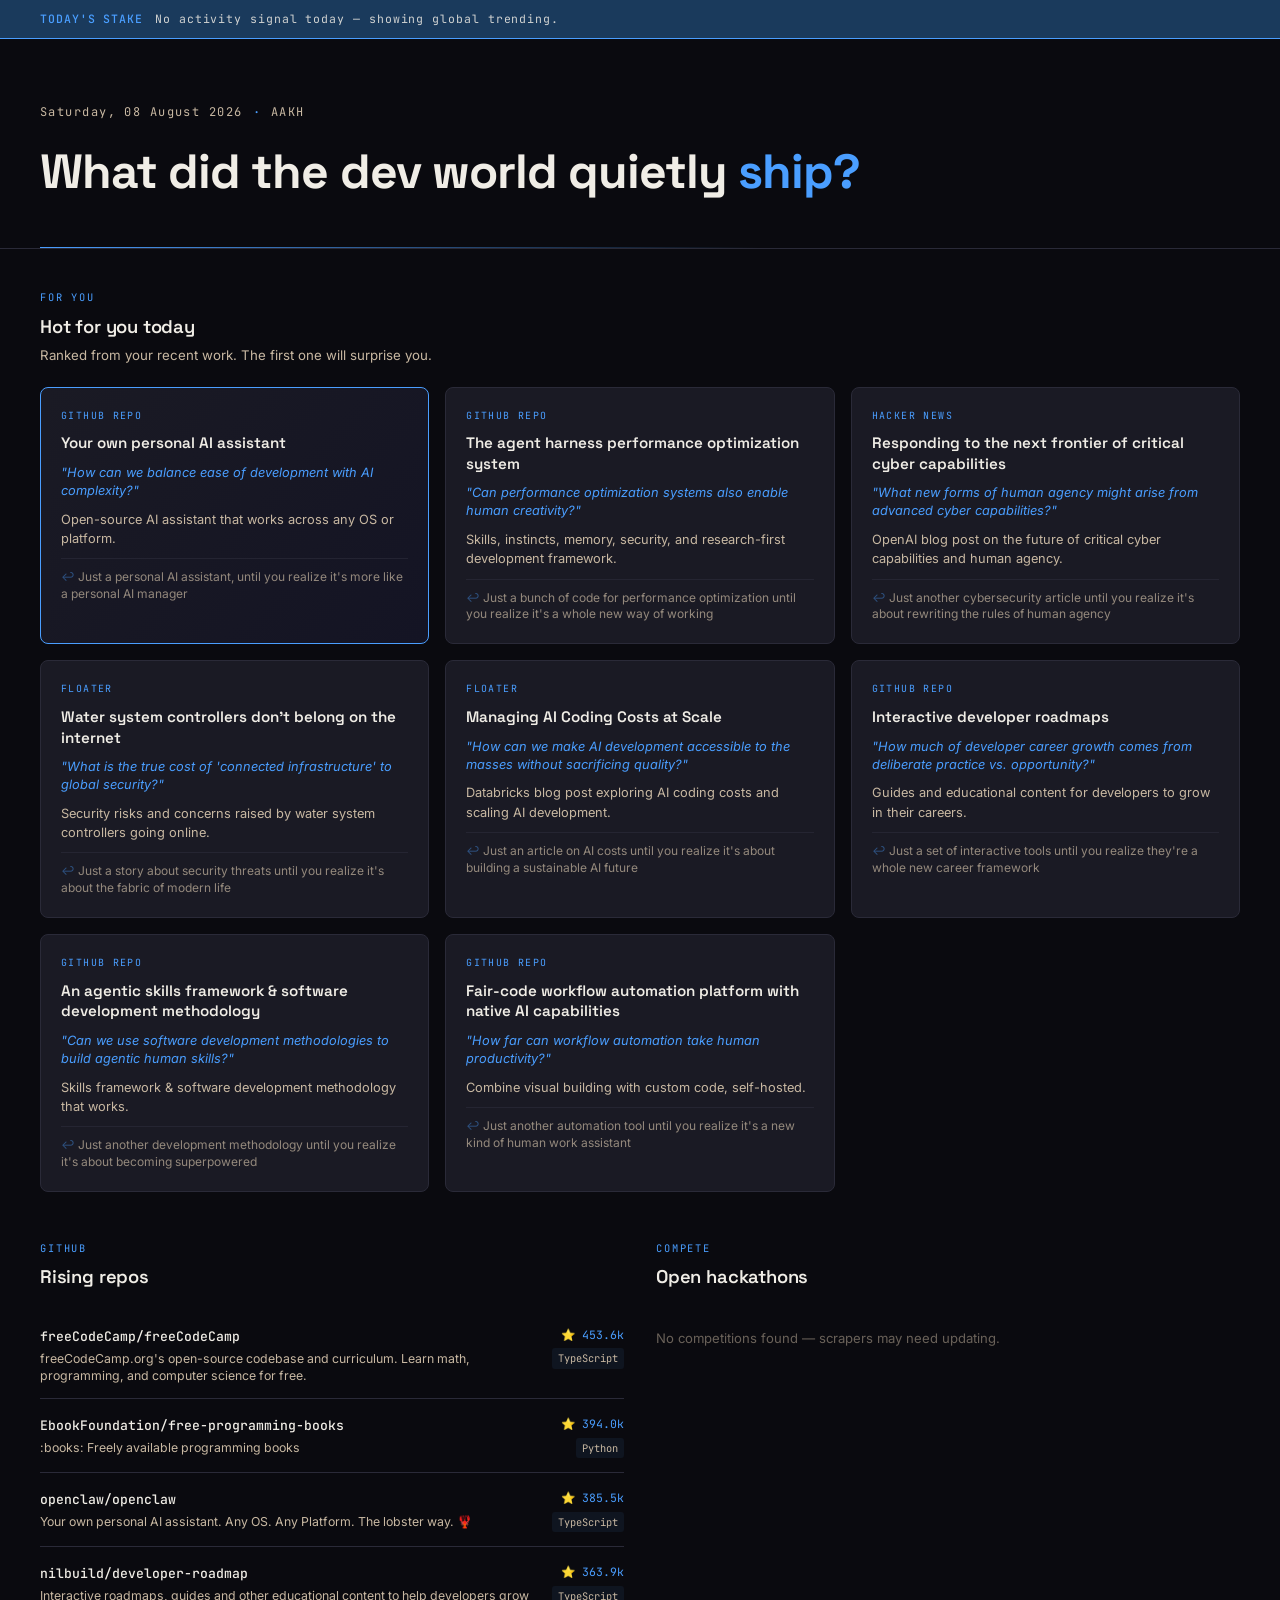
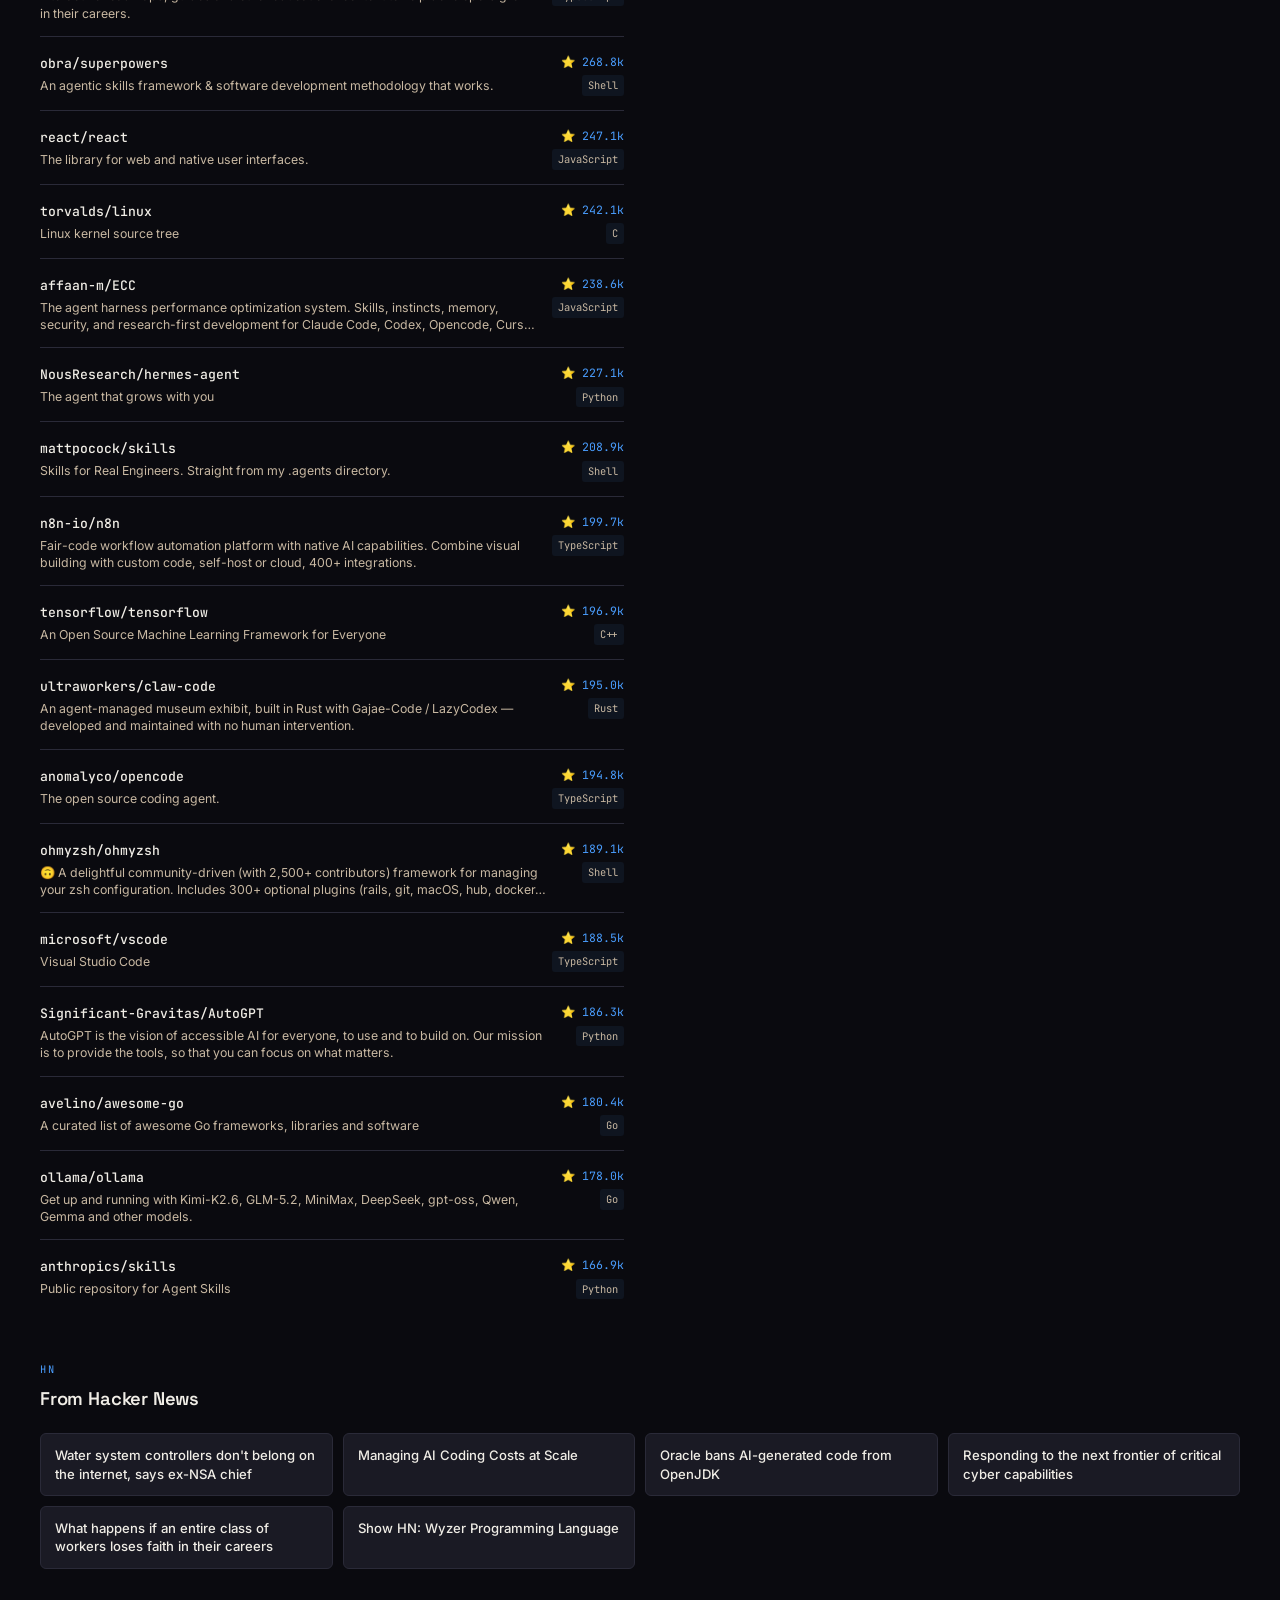
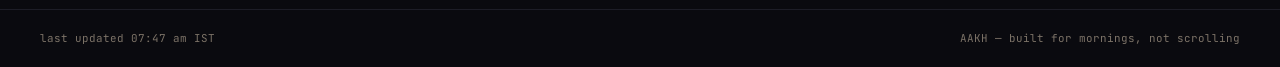
<file: dashboard/index.html>
<!DOCTYPE html>
<html lang="en">
<head>
  <meta charset="UTF-8" />
  <meta name="viewport" content="width=device-width, initial-scale=1.0" />
  <title>Aakh</title>
  <link rel="preconnect" href="https://fonts.googleapis.com" />
  <link rel="preconnect" href="https://fonts.gstatic.com" crossorigin />
  <link href="https://fonts.googleapis.com/css2?family=Space+Grotesk:wght@400;500;600;700&family=Inter:wght@400;500&family=JetBrains+Mono:wght@400;500&display=swap" rel="stylesheet" />
  <link rel="stylesheet" href="style.css" />
</head>
<body>

  <!-- STAKES BAR: one line, top of page, anchors you immediately -->
  <div id="stakes-bar" class="stakes-bar">
    <span class="stakes-label">TODAY'S STAKE</span>
    <span id="stake-text" class="stake-text">Loading...</span>
  </div>

  <!-- BIG QUESTION: the hero, full width, the frame for the whole morning -->
  <header class="hero">
    <div class="hero-inner">
      <p class="hero-eyebrow">
        <span id="date-label">—</span>
        <span class="dot">·</span>
        AAKH
      </p>
      <h1 id="big-question" class="big-question">—</h1>
    </div>
  </header>

  <main class="main-grid">

    <!-- HOT TOPICS: the head-fake section -->
    <section class="section section--hot" id="hot-section">
      <div class="section-header">
        <span class="section-tag">FOR YOU</span>
        <h2 class="section-title">Hot for you today</h2>
        <p class="section-sub">Ranked from your recent work. The first one will surprise you.</p>
      </div>
      <div id="hot-topics-list" class="hot-list"></div>
    </section>

    <!-- TWO COLUMN: repos and competitions -->
    <div class="twin-cols">

      <section class="section section--repos" id="repos-section">
        <div class="section-header">
          <span class="section-tag">GITHUB</span>
          <h2 class="section-title">Rising repos</h2>
        </div>
        <div id="repos-list" class="repos-list"></div>
      </section>

      <section class="section section--comps" id="comps-section">
        <div class="section-header">
          <span class="section-tag">COMPETE</span>
          <h2 class="section-title">Open hackathons</h2>
        </div>
        <div id="comps-list" class="comps-list"></div>
      </section>

    </div>

    <!-- HN OVERFLOW: quieter, below the fold -->
    <section class="section section--hn" id="hn-section">
      <div class="section-header">
        <span class="section-tag">HN</span>
        <h2 class="section-title">From Hacker News</h2>
      </div>
      <div id="hn-list" class="hn-list"></div>
    </section>

  </main>

  <footer class="footer">
    <span id="generated-at" class="footer-time"></span>
    <span class="footer-name">AAKH — built for mornings, not scrolling</span>
  </footer>

  <script src="app.js"></script>
</body>
</html>
</file>
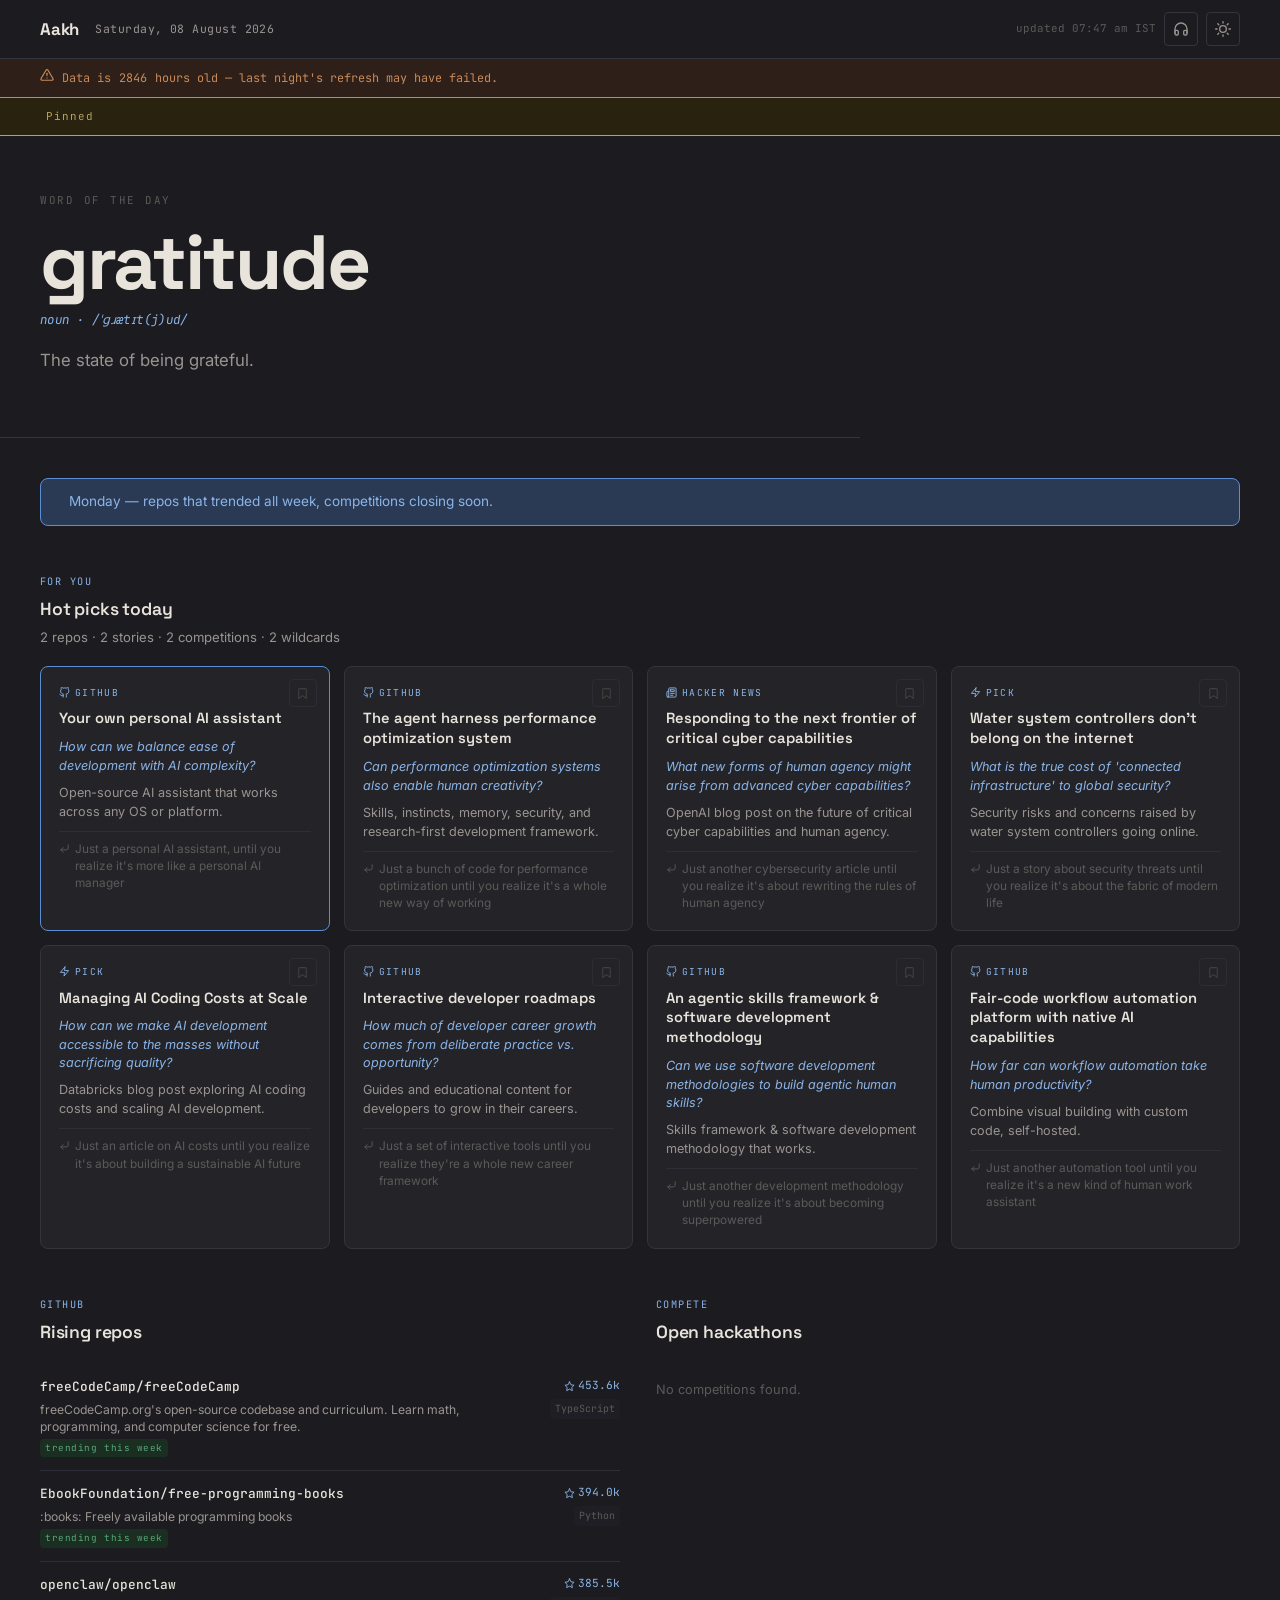
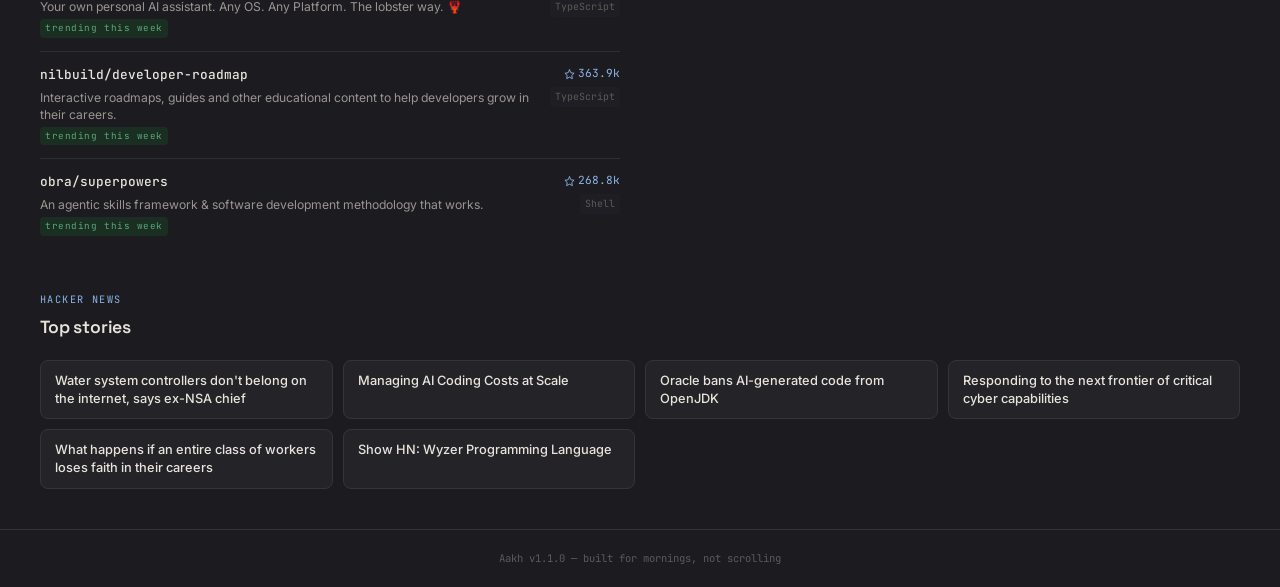
<file: docs/index.html>
<!DOCTYPE html>
<html lang="en" data-theme="dark">
<head>
  <meta charset="UTF-8" />
  <meta name="viewport" content="width=device-width, initial-scale=1.0" />
  <title>Aakh</title>
  <link rel="preconnect" href="https://fonts.googleapis.com" />
  <link rel="preconnect" href="https://fonts.gstatic.com" crossorigin />
  <link href="https://fonts.googleapis.com/css2?family=Space+Grotesk:wght@400;500;600;700&family=Inter:wght@400;500&family=JetBrains+Mono:wght@400;500&display=swap" rel="stylesheet" />
  <link rel="stylesheet" href="style.css" />
</head>
<body>

  <!-- TOP BAR -->
  <div class="top-bar">
    <div class="top-bar-left">
      <span class="top-bar-logo">Aakh</span>
      <span id="date-label" class="top-bar-date"></span>
    </div>
    <div class="top-bar-right">
      <span id="generated-at" class="top-bar-time"></span>
      <button id="audio-trigger" class="icon-btn" hidden title="Listen to briefing"></button>
      <button id="theme-toggle" class="icon-btn" title="Toggle theme"></button>
    </div>
  </div>

  <!-- HEALTH BANNER — only shows when data > 24h old -->
  <div id="health-banner" class="health-banner" hidden>
    <span id="health-icon"></span>
    Data is <span id="stale-hours"></span> hours old — last night's refresh may have failed.
  </div>

  <!-- PINNED ROW — hidden until user pins something -->
  <div id="pinned-section" class="pinned-section" hidden>
    <span class="pinned-label">
      <span id="pin-label-icon"></span>
      Pinned
    </span>
    <div id="pinned-list" class="pinned-list"></div>
  </div>

  <!-- HERO: word of the day -->
  <header class="hero">
    <p class="wotd-label">Word of the day</p>
    <h1 id="wotd-word" class="wotd-word">—</h1>
    <p id="wotd-pos" class="wotd-pos"></p>
    <p id="wotd-def" class="wotd-def"></p>
    <p id="wotd-example" class="wotd-example" hidden></p>
  </header>

  <main class="main-grid">

    <!-- MONDAY BANNER -->
    <div id="monday-banner" class="monday-banner" hidden>
      <span id="monday-icon"></span>
      <span>Monday — repos that trended all week, competitions closing soon.</span>
    </div>

    <!-- HOT TOPICS -->
    <section class="section">
      <div class="section-header">
        <span class="section-tag">For you</span>
        <h2 class="section-title">Hot picks today</h2>
        <p class="section-sub">2 repos · 2 stories · 2 competitions · 2 wildcards</p>
      </div>
      <div id="hot-topics-list" class="hot-list"></div>
    </section>

    <!-- REPOS + COMPETITIONS -->
    <div class="twin-cols">
      <section class="section">
        <div class="section-header">
          <span class="section-tag">GitHub</span>
          <h2 class="section-title" id="repos-title">Rising repos</h2>
        </div>
        <div id="repos-list" class="scroll-list"></div>
      </section>

      <section class="section">
        <div class="section-header">
          <span class="section-tag">Compete</span>
          <h2 class="section-title">Open hackathons</h2>
        </div>
        <div id="comps-list" class="scroll-list"></div>
      </section>
    </div>

    <!-- HN -->
    <section class="section">
      <div class="section-header">
        <span class="section-tag">Hacker News</span>
        <h2 class="section-title">Top stories</h2>
      </div>
      <div id="hn-list" class="hn-list"></div>
    </section>

  </main>

  <footer class="footer">
    <span>Aakh v1.1.0 — built for mornings, not scrolling</span>
  </footer>

  <!-- AUDIO POPUP -->
  <div id="audio-overlay" class="audio-overlay" hidden></div>
  <div id="audio-popup" class="audio-popup" hidden>
    <div class="audio-popup-header">
      <span class="audio-popup-title">Morning Briefing</span>
      <button id="audio-close" class="icon-btn" title="Close"></button>
    </div>

    <p id="audio-np-text" class="audio-np-text">Aakh morning briefing</p>

    <div class="audio-progress-wrap">
      <input type="range" id="audio-seek" class="audio-seek" value="0" min="0" step="0.1" />
      <div class="audio-times">
        <span id="audio-current">0:00</span>
        <span id="audio-duration">—</span>
      </div>
    </div>

    <div class="audio-controls">
      <button id="audio-restart" class="icon-btn audio-ctrl" title="Restart"></button>
      <button id="audio-playpause" class="audio-play-btn" title="Play / Pause"></button>
      <button id="audio-skip" class="icon-btn audio-ctrl" title="Skip 15s"></button>
    </div>

    <div class="audio-row">
      <span class="audio-row-label">Speed</span>
      <div class="audio-speed-btns">
        <button class="speed-btn" data-speed="0.75">0.75x</button>
        <button class="speed-btn speed-active" data-speed="1">1x</button>
        <button class="speed-btn" data-speed="1.25">1.25x</button>
        <button class="speed-btn" data-speed="1.5">1.5x</button>
        <button class="speed-btn" data-speed="2">2x</button>
      </div>
    </div>

    <div class="audio-row">
      <span class="audio-row-label">Voice</span>
      <select id="voice-select" class="voice-select">
        <option value="morning_neerja.mp3">Neerja — Indian English</option>
        <option value="morning_prabhat.mp3">Prabhat — Indian English</option>
        <option value="morning_guy.mp3">Guy — US English</option>
        <option value="morning_ryan.mp3">Ryan — British English</option>
      </select>
    </div>

    <p class="audio-hint">Tap play, pocket your phone, ride.</p>
  </div>

  <script src="app.js"></script>
</body>
</html>
</file>
<file: dashboard/style.css>
/* =============================================
   AAKH — Morning Dashboard
   Palette: near-black · off-white · electric blue · muted sand
   Type: Space Grotesk (display) · Inter (body) · JetBrains Mono (data)
   ============================================= */

:root {
  --bg:        #0A0A0F;
  --surface:   #1A1A24;
  --border:    #2A2A38;
  --text:      #F0EDE6;
  --muted:     #C8B8A2;
  --accent:    #4A9EFF;
  --accent-dim:#1A3A5C;
  --tag-bg:    #0F1520;

  --font-display: 'Space Grotesk', sans-serif;
  --font-body:    'Inter', sans-serif;
  --font-mono:    'JetBrains Mono', monospace;
}

*, *::before, *::after { box-sizing: border-box; margin: 0; padding: 0; }

html { font-size: 16px; scroll-behavior: smooth; }

body {
  background: var(--bg);
  color: var(--text);
  font-family: var(--font-body);
  line-height: 1.6;
  min-height: 100vh;
}

/* ── STAKES BAR ──────────────────────────────── */
.stakes-bar {
  display: flex;
  align-items: center;
  gap: 12px;
  padding: 10px 40px;
  background: var(--accent-dim);
  border-bottom: 1px solid var(--accent);
  font-family: var(--font-mono);
  font-size: 0.72rem;
  letter-spacing: 0.08em;
  overflow: hidden;
}

.stakes-label {
  color: var(--accent);
  font-weight: 500;
  white-space: nowrap;
  flex-shrink: 0;
}

.stake-text {
  color: var(--text);
  opacity: 0.85;
  white-space: nowrap;
  overflow: hidden;
  text-overflow: ellipsis;
}

/* ── HERO ────────────────────────────────────── */
.hero {
  padding: 64px 40px 48px;
  border-bottom: 1px solid var(--border);
  position: relative;
}

.hero::after {
  content: '';
  position: absolute;
  bottom: 0;
  left: 40px;
  right: 40px;
  height: 1px;
  background: linear-gradient(90deg, var(--accent) 0%, transparent 60%);
}

.hero-inner {
  max-width: 900px;
}

.hero-eyebrow {
  font-family: var(--font-mono);
  font-size: 0.75rem;
  letter-spacing: 0.12em;
  color: var(--muted);
  margin-bottom: 20px;
  display: flex;
  align-items: center;
  gap: 10px;
}

.dot { color: var(--accent); }

.big-question {
  font-family: var(--font-display);
  font-size: clamp(1.8rem, 4vw, 3rem);
  font-weight: 700;
  line-height: 1.2;
  color: var(--text);
  letter-spacing: -0.02em;
}

/* accent the last word in big question using JS-applied span */
.big-question .accent-word {
  color: var(--accent);
}

/* ── MAIN GRID ───────────────────────────────── */
.main-grid {
  padding: 40px;
  display: flex;
  flex-direction: column;
  gap: 48px;
  max-width: 1400px;
  margin: 0 auto;
}

.twin-cols {
  display: grid;
  grid-template-columns: 1fr 1fr;
  gap: 32px;
}

/* ── SECTION HEADER ──────────────────────────── */
.section-header {
  margin-bottom: 20px;
}

.section-tag {
  font-family: var(--font-mono);
  font-size: 0.65rem;
  letter-spacing: 0.18em;
  color: var(--accent);
  display: block;
  margin-bottom: 6px;
}

.section-title {
  font-family: var(--font-display);
  font-size: 1.15rem;
  font-weight: 600;
  letter-spacing: -0.01em;
  color: var(--text);
}

.section-sub {
  margin-top: 4px;
  font-size: 0.83rem;
  color: var(--muted);
}

/* ── HOT TOPICS CARDS ────────────────────────── */
.hot-list {
  display: grid;
  grid-template-columns: repeat(auto-fill, minmax(300px, 1fr));
  gap: 16px;
}

.hot-card {
  background: var(--surface);
  border: 1px solid var(--border);
  border-radius: 8px;
  padding: 20px;
  display: flex;
  flex-direction: column;
  gap: 10px;
  transition: border-color 0.15s ease, transform 0.15s ease;
  cursor: pointer;
  text-decoration: none;
  color: inherit;
}

.hot-card:hover {
  border-color: var(--accent);
  transform: translateY(-2px);
}

.hot-card--first {
  border-color: var(--accent);
  background: linear-gradient(135deg, var(--surface) 0%, #141424 100%);
}

.hot-type {
  font-family: var(--font-mono);
  font-size: 0.62rem;
  letter-spacing: 0.14em;
  color: var(--accent);
}

.hot-title {
  font-family: var(--font-display);
  font-size: 0.95rem;
  font-weight: 600;
  color: var(--text);
  line-height: 1.35;
}

.hot-big-q {
  font-size: 0.8rem;
  color: var(--accent);
  font-style: italic;
  line-height: 1.4;
}

.hot-description {
  font-size: 0.8rem;
  color: var(--muted);
  line-height: 1.5;
}

.hot-headfake {
  font-size: 0.75rem;
  color: var(--muted);
  opacity: 0.7;
  border-top: 1px solid var(--border);
  padding-top: 10px;
  line-height: 1.4;
}

.hot-headfake::before {
  content: "↩ ";
  color: var(--accent);
  opacity: 0.6;
}

/* ── REPOS LIST ──────────────────────────────── */
.repos-list {
  display: flex;
  flex-direction: column;
  gap: 2px;
}

.repo-row {
  display: grid;
  grid-template-columns: 1fr auto;
  align-items: start;
  gap: 12px;
  padding: 14px 0;
  border-bottom: 1px solid var(--border);
  text-decoration: none;
  color: inherit;
  transition: background 0.1s;
}

.repo-row:last-child { border-bottom: none; }

.repo-row:hover .repo-name { color: var(--accent); }

.repo-name {
  font-family: var(--font-mono);
  font-size: 0.82rem;
  font-weight: 500;
  color: var(--text);
  transition: color 0.15s;
  word-break: break-all;
}

.repo-desc {
  font-size: 0.77rem;
  color: var(--muted);
  margin-top: 3px;
  line-height: 1.4;
  display: -webkit-box;
  -webkit-line-clamp: 2;
  -webkit-box-orient: vertical;
  overflow: hidden;
}

.repo-meta {
  display: flex;
  flex-direction: column;
  align-items: flex-end;
  gap: 4px;
  flex-shrink: 0;
}

.repo-stars {
  font-family: var(--font-mono);
  font-size: 0.72rem;
  color: var(--accent);
  white-space: nowrap;
}

.repo-lang {
  font-family: var(--font-mono);
  font-size: 0.65rem;
  color: var(--muted);
  background: var(--tag-bg);
  padding: 2px 6px;
  border-radius: 3px;
}

/* ── COMPETITIONS ────────────────────────────── */
.comps-list {
  display: flex;
  flex-direction: column;
  gap: 2px;
}

.comp-row {
  padding: 14px 0;
  border-bottom: 1px solid var(--border);
  text-decoration: none;
  color: inherit;
  display: block;
}

.comp-row:last-child { border-bottom: none; }

.comp-row:hover .comp-title { color: var(--accent); }

.comp-title {
  font-family: var(--font-display);
  font-size: 0.88rem;
  font-weight: 600;
  color: var(--text);
  transition: color 0.15s;
  margin-bottom: 4px;
}

.comp-meta {
  display: flex;
  gap: 12px;
  align-items: center;
  flex-wrap: wrap;
}

.comp-deadline {
  font-family: var(--font-mono);
  font-size: 0.72rem;
  color: var(--accent);
}

.comp-source {
  font-family: var(--font-mono);
  font-size: 0.65rem;
  color: var(--muted);
}

.comp-prize {
  font-family: var(--font-mono);
  font-size: 0.72rem;
  color: var(--muted);
}

/* ── HN STORIES ──────────────────────────────── */
.hn-list {
  display: grid;
  grid-template-columns: repeat(auto-fill, minmax(260px, 1fr));
  gap: 10px;
}

.hn-row {
  padding: 12px 14px;
  background: var(--surface);
  border: 1px solid var(--border);
  border-radius: 6px;
  text-decoration: none;
  color: inherit;
  display: block;
  transition: border-color 0.15s;
}

.hn-row:hover { border-color: var(--accent); }

.hn-title {
  font-size: 0.82rem;
  font-weight: 500;
  color: var(--text);
  line-height: 1.4;
  display: -webkit-box;
  -webkit-line-clamp: 2;
  -webkit-box-orient: vertical;
  overflow: hidden;
}

/* ── FOOTER ──────────────────────────────────── */
.footer {
  display: flex;
  justify-content: space-between;
  align-items: center;
  padding: 20px 40px;
  border-top: 1px solid var(--border);
  font-family: var(--font-mono);
  font-size: 0.68rem;
  color: var(--muted);
  opacity: 0.6;
}

/* ── EMPTY STATES ────────────────────────────── */
.empty {
  font-size: 0.82rem;
  color: var(--muted);
  opacity: 0.5;
  padding: 16px 0;
}

/* ── LOADING SHIMMER ─────────────────────────── */
.shimmer {
  background: linear-gradient(90deg, var(--surface) 0%, var(--border) 50%, var(--surface) 100%);
  background-size: 200% 100%;
  animation: shimmer 1.4s infinite;
  border-radius: 4px;
  height: 14px;
  width: 100%;
}

@keyframes shimmer {
  0%   { background-position: 200% 0; }
  100% { background-position: -200% 0; }
}

/* ── RESPONSIVE ──────────────────────────────── */
@media (max-width: 900px) {
  .stakes-bar { padding: 10px 20px; }
  .hero        { padding: 40px 20px 32px; }
  .main-grid   { padding: 24px 20px; gap: 36px; }
  .twin-cols   { grid-template-columns: 1fr; }
  .footer      { padding: 16px 20px; flex-direction: column; gap: 6px; text-align: center; }
}

@media (prefers-reduced-motion: reduce) {
  .hot-card, .repo-row:hover .repo-name, .comp-row:hover .comp-title { transition: none; }
  .shimmer { animation: none; }
}
</file>
<file: docs/style.css>
/* =============================================
   Aakh v1.1.0
   Dark: soft dark grey, warm off-white
   Light: soft warm grey, near-black text
   Single accent: steel blue
   No purple / violet anywhere
   ============================================= */

/* ── TOKENS ──────────────────────────────────── */
:root {
  --font-display: 'Space Grotesk', sans-serif;
  --font-body:    'Inter', sans-serif;
  --font-mono:    'JetBrains Mono', monospace;
  --radius:       8px;
  --radius-sm:    4px;
  --transition:   0.18s ease;
}

[data-theme="dark"] {
  --bg:           #1C1C20;
  --bg-raised:    #242428;
  --bg-subtle:    #2A2A30;
  --border:       #34343C;
  --border-soft:  #2E2E36;
  --text:         #E8E4DC;
  --text-muted:   #9A9490;
  --text-faint:   #5C5A58;
  --accent:       #5B8FD4;
  --accent-soft:  #2A3A54;
  --accent-text:  #8AB4E8;
  --warn:         #C8895A;
  --warn-soft:    #2E2018;
  --green:        #5BA87A;
  --green-soft:   #1A2E22;
  --tag-bg:       #1E1E24;
  --pin:          #B8A060;
  --pin-soft:     #28220E;
}

[data-theme="light"] {
  --bg:           #F2F0EC;
  --bg-raised:    #ECEAE4;
  --bg-subtle:    #E4E2DC;
  --border:       #D4D0C8;
  --border-soft:  #DEDAD2;
  --text:         #1E1C1A;
  --text-muted:   #5C5852;
  --text-faint:   #9A9690;
  --accent:       #3A6EB8;
  --accent-soft:  #D8E4F4;
  --accent-text:  #2A5898;
  --warn:         #9A5828;
  --warn-soft:    #F4E8DC;
  --green:        #2A7848;
  --green-soft:   #D8EEE2;
  --tag-bg:       #E8E4DC;
  --pin:          #8A6820;
  --pin-soft:     #F4ECD8;
}

/* ── RESET ───────────────────────────────────── */
*, *::before, *::after { box-sizing: border-box; margin: 0; padding: 0; }
html { font-size: 16px; scroll-behavior: smooth; }
body {
  background: var(--bg);
  color: var(--text);
  font-family: var(--font-body);
  line-height: 1.6;
  min-height: 100vh;
  transition: background var(--transition), color var(--transition);
}

a { color: inherit; text-decoration: none; }

/* Lucide icons inherit color */
[data-lucide] { display: inline-block; vertical-align: middle; }

/* ── TOP BAR ─────────────────────────────────── */
.top-bar {
  display: flex;
  align-items: center;
  justify-content: space-between;
  padding: 12px 40px;
  border-bottom: 1px solid var(--border);
  background: var(--bg);
  position: sticky;
  top: 0;
  z-index: 50;
}

.top-bar-left  { display: flex; align-items: center; gap: 16px; }
.top-bar-right { display: flex; align-items: center; gap: 8px; }

.top-bar-logo {
  font-family: var(--font-display);
  font-weight: 700;
  font-size: 1.05rem;
  letter-spacing: -0.01em;
  color: var(--text);
}

.top-bar-date {
  font-family: var(--font-mono);
  font-size: 0.72rem;
  color: var(--text-muted);
  letter-spacing: 0.04em;
}

.top-bar-time {
  font-family: var(--font-mono);
  font-size: 0.68rem;
  color: var(--text-faint);
}

/* ── ICON BUTTON ─────────────────────────────── */
.icon-btn {
  background: none;
  border: 1px solid var(--border);
  color: var(--text-muted);
  width: 34px;
  height: 34px;
  border-radius: var(--radius-sm);
  cursor: pointer;
  display: flex;
  align-items: center;
  justify-content: center;
  transition: border-color var(--transition), color var(--transition), background var(--transition);
  flex-shrink: 0;
}
.icon-btn:hover {
  border-color: var(--accent);
  color: var(--accent);
  background: var(--accent-soft);
}
.icon-btn svg { width: 16px; height: 16px; }

/* ── HEALTH BANNER ───────────────────────────── */
.health-banner {
  display: flex;
  align-items: center;
  gap: 8px;
  padding: 9px 40px;
  background: var(--warn-soft);
  border-bottom: 1px solid var(--warn);
  color: var(--warn);
  font-family: var(--font-mono);
  font-size: 0.74rem;
}
.health-banner svg { width: 14px; height: 14px; flex-shrink: 0; }

/* ── PINNED ROW ──────────────────────────────── */
.pinned-section {
  display: flex;
  align-items: center;
  gap: 12px;
  padding: 10px 40px;
  background: var(--pin-soft);
  border-bottom: 1px solid var(--pin);
  flex-wrap: wrap;
}

.pinned-label {
  display: flex;
  align-items: center;
  gap: 6px;
  font-family: var(--font-mono);
  font-size: 0.68rem;
  letter-spacing: 0.1em;
  color: var(--pin);
  white-space: nowrap;
  flex-shrink: 0;
}
.pinned-label svg { width: 13px; height: 13px; }

.pinned-list {
  display: flex;
  flex-wrap: wrap;
  gap: 8px;
  flex: 1;
}

.pinned-chip {
  display: flex;
  align-items: center;
  gap: 8px;
  background: var(--bg-raised);
  border: 1px solid var(--border);
  border-radius: 20px;
  padding: 4px 8px 4px 12px;
  font-size: 0.78rem;
  max-width: 240px;
  transition: border-color var(--transition);
}
.pinned-chip:hover { border-color: var(--pin); }

.pinned-chip-title {
  white-space: nowrap;
  overflow: hidden;
  text-overflow: ellipsis;
  color: var(--text);
  flex: 1;
  min-width: 0;
}

.pinned-chip-remove {
  background: none;
  border: none;
  color: var(--text-faint);
  cursor: pointer;
  display: flex;
  align-items: center;
  justify-content: center;
  padding: 2px;
  border-radius: 50%;
  transition: color var(--transition), background var(--transition);
  flex-shrink: 0;
  width: 20px;
  height: 20px;
}
.pinned-chip-remove svg { width: 12px; height: 12px; }
.pinned-chip-remove:hover { color: var(--warn); background: var(--warn-soft); }

/* ── HERO — WORD OF THE DAY ──────────────────── */
.hero {
  padding: 56px 40px 52px;
  border-bottom: 1px solid var(--border);
  max-width: 860px;
}

.wotd-label {
  font-family: var(--font-mono);
  font-size: 0.68rem;
  letter-spacing: 0.16em;
  color: var(--text-faint);
  text-transform: uppercase;
  margin-bottom: 12px;
}

.wotd-word {
  font-family: var(--font-display);
  font-size: clamp(2.6rem, 6vw, 5rem);
  font-weight: 700;
  letter-spacing: -0.03em;
  color: var(--text);
  line-height: 1.05;
  margin-bottom: 8px;
}

.wotd-pos {
  font-family: var(--font-mono);
  font-size: 0.78rem;
  color: var(--accent-text);
  font-style: italic;
  margin-bottom: 16px;
  letter-spacing: 0.03em;
}

.wotd-def {
  font-size: 1.05rem;
  color: var(--text-muted);
  line-height: 1.7;
  max-width: 620px;
  margin-bottom: 10px;
}

.wotd-example {
  font-size: 0.88rem;
  color: var(--text-faint);
  font-style: italic;
  max-width: 580px;
  line-height: 1.6;
}
.wotd-example::before { content: open-quote; }
.wotd-example::after  { content: close-quote; }

/* ── MAIN GRID ───────────────────────────────── */
.main-grid {
  padding: 40px;
  display: flex;
  flex-direction: column;
  gap: 48px;
  max-width: 1400px;
  margin: 0 auto;
}

.twin-cols {
  display: grid;
  grid-template-columns: 1fr 1fr;
  gap: 32px;
}

/* ── MONDAY BANNER ───────────────────────────── */
.monday-banner {
  display: flex;
  align-items: center;
  gap: 10px;
  padding: 12px 18px;
  background: var(--accent-soft);
  border: 1px solid var(--accent);
  border-radius: var(--radius);
  font-size: 0.85rem;
  color: var(--accent-text);
}
.monday-banner svg { width: 16px; height: 16px; flex-shrink: 0; }

/* ── SECTION ─────────────────────────────────── */
.section-header { margin-bottom: 18px; }

.section-tag {
  font-family: var(--font-mono);
  font-size: 0.64rem;
  letter-spacing: 0.14em;
  color: var(--accent-text);
  text-transform: uppercase;
  display: block;
  margin-bottom: 5px;
}

.section-title {
  font-family: var(--font-display);
  font-size: 1.1rem;
  font-weight: 600;
  letter-spacing: -0.01em;
  color: var(--text);
}

.section-sub {
  margin-top: 4px;
  font-size: 0.82rem;
  color: var(--text-muted);
}

/* ── HOT TOPICS ──────────────────────────────── */
.hot-list {
  display: grid;
  grid-template-columns: repeat(auto-fill, minmax(280px, 1fr));
  gap: 14px;
}

.hot-card {
  background: var(--bg-raised);
  border: 1px solid var(--border);
  border-radius: var(--radius);
  padding: 18px;
  display: flex;
  flex-direction: column;
  gap: 9px;
  position: relative;
  transition: border-color var(--transition), transform var(--transition);
}
.hot-card:hover { border-color: var(--accent); transform: translateY(-1px); }
.hot-card--first { border-color: var(--accent); }

.hot-card-link {
  display: flex;
  flex-direction: column;
  gap: 9px;
  flex: 1;
  color: inherit;
}

.hot-type {
  font-family: var(--font-mono);
  font-size: 0.6rem;
  letter-spacing: 0.14em;
  color: var(--accent-text);
  text-transform: uppercase;
  display: flex;
  align-items: center;
  gap: 5px;
}
.hot-type svg { width: 11px; height: 11px; }

.hot-title {
  font-family: var(--font-display);
  font-size: 0.92rem;
  font-weight: 600;
  color: var(--text);
  line-height: 1.35;
}

.hot-big-q {
  font-size: 0.79rem;
  color: var(--accent-text);
  font-style: italic;
  line-height: 1.45;
}

.hot-description {
  font-size: 0.79rem;
  color: var(--text-muted);
  line-height: 1.5;
}

.hot-headfake {
  font-size: 0.74rem;
  color: var(--text-faint);
  border-top: 1px solid var(--border-soft);
  padding-top: 9px;
  line-height: 1.45;
  display: flex;
  align-items: flex-start;
  gap: 5px;
}
.hot-headfake svg { width: 11px; height: 11px; flex-shrink: 0; margin-top: 2px; }

.pin-btn {
  position: absolute;
  top: 12px;
  right: 12px;
  background: none;
  border: 1px solid transparent;
  color: var(--text-faint);
  width: 26px;
  height: 26px;
  border-radius: var(--radius-sm);
  cursor: pointer;
  display: flex;
  align-items: center;
  justify-content: center;
  transition: all var(--transition);
  flex-shrink: 0;
}
.pin-btn svg { width: 13px; height: 13px; }
.pin-btn:hover { color: var(--pin); border-color: var(--border); background: var(--pin-soft); }
.pin-btn.pinned { color: var(--pin); border-color: var(--pin); background: var(--pin-soft); }

/* ── SCROLL LISTS (repos + competitions) ─────── */
.scroll-list {
  max-height: 480px;
  overflow-y: auto;
  scrollbar-width: thin;
  scrollbar-color: var(--border) transparent;
  padding-right: 4px;
}
.scroll-list::-webkit-scrollbar { width: 4px; }
.scroll-list::-webkit-scrollbar-track { background: transparent; }
.scroll-list::-webkit-scrollbar-thumb { background: var(--border); border-radius: 2px; }
.scroll-list::-webkit-scrollbar-thumb:hover { background: var(--accent); }

/* ── REPO ROWS ───────────────────────────────── */
.repo-row {
  display: grid;
  grid-template-columns: 1fr auto;
  align-items: start;
  gap: 12px;
  padding: 13px 0;
  border-bottom: 1px solid var(--border-soft);
  color: inherit;
  transition: background var(--transition);
}
.repo-row:last-child { border-bottom: none; }
.repo-row:hover .repo-name { color: var(--accent); }

.repo-name {
  font-family: var(--font-mono);
  font-size: 0.8rem;
  font-weight: 500;
  color: var(--text);
  transition: color var(--transition);
  word-break: break-all;
}
.repo-desc {
  font-size: 0.76rem;
  color: var(--text-muted);
  margin-top: 3px;
  line-height: 1.4;
  display: -webkit-box;
  -webkit-line-clamp: 2;
  -webkit-box-orient: vertical;
  overflow: hidden;
}
.repo-badges { display: flex; gap: 4px; margin-top: 4px; }
.badge {
  font-family: var(--font-mono);
  font-size: 0.58rem;
  padding: 2px 5px;
  border-radius: var(--radius-sm);
  letter-spacing: 0.06em;
}
.badge--multiday { background: var(--green-soft); color: var(--green); }

.repo-meta { display: flex; flex-direction: column; align-items: flex-end; gap: 4px; flex-shrink: 0; }
.repo-stars { font-family: var(--font-mono); font-size: 0.7rem; color: var(--accent-text); white-space: nowrap; display: flex; align-items: center; gap: 3px; }
.repo-stars svg { width: 11px; height: 11px; }
.repo-lang  { font-family: var(--font-mono); font-size: 0.62rem; color: var(--text-faint); background: var(--tag-bg); padding: 2px 5px; border-radius: var(--radius-sm); }

/* ── COMPETITION ROWS ────────────────────────── */
.comp-row {
  display: block;
  padding: 13px 0;
  border-bottom: 1px solid var(--border-soft);
  color: inherit;
}
.comp-row:last-child { border-bottom: none; }
.comp-row:hover .comp-title { color: var(--accent); }

.comp-title {
  font-family: var(--font-display);
  font-size: 0.86rem;
  font-weight: 600;
  color: var(--text);
  transition: color var(--transition);
  margin-bottom: 5px;
  line-height: 1.3;
}
.comp-meta { display: flex; gap: 8px; align-items: center; flex-wrap: wrap; }
.comp-source   { font-family: var(--font-mono); font-size: 0.62rem; color: var(--text-faint); background: var(--tag-bg); padding: 2px 5px; border-radius: var(--radius-sm); }
.comp-deadline { font-family: var(--font-mono); font-size: 0.7rem; color: var(--text-muted); }
.comp-closing  { font-family: var(--font-mono); font-size: 0.62rem; color: var(--warn); background: var(--warn-soft); padding: 2px 6px; border-radius: var(--radius-sm); }

/* ── HN STORIES ──────────────────────────────── */
.hn-list { display: grid; grid-template-columns: repeat(auto-fill, minmax(240px, 1fr)); gap: 10px; }
.hn-row {
  padding: 11px 14px;
  background: var(--bg-raised);
  border: 1px solid var(--border);
  border-radius: var(--radius);
  color: inherit;
  display: block;
  transition: border-color var(--transition);
}
.hn-row:hover { border-color: var(--accent); }
.hn-title {
  font-size: 0.8rem;
  font-weight: 500;
  color: var(--text);
  line-height: 1.4;
  display: -webkit-box;
  -webkit-line-clamp: 2;
  -webkit-box-orient: vertical;
  overflow: hidden;
}

/* ── FOOTER ──────────────────────────────────── */
.footer {
  display: flex;
  justify-content: center;
  padding: 20px 40px;
  border-top: 1px solid var(--border);
  font-family: var(--font-mono);
  font-size: 0.66rem;
  color: var(--text-faint);
}

/* ── EMPTY STATE ─────────────────────────────── */
.empty {
  font-size: 0.8rem;
  color: var(--text-faint);
  padding: 16px 0;
  display: flex;
  align-items: center;
  gap: 6px;
}
.empty svg { width: 14px; height: 14px; }

/* ══════════════════════════════════════════════
   AUDIO POPUP
   ══════════════════════════════════════════════ */
.audio-overlay {
  position: fixed;
  inset: 0;
  background: rgba(0,0,0,0.45);
  backdrop-filter: blur(3px);
  z-index: 100;
}

.audio-popup {
  position: fixed;
  bottom: 0;
  left: 50%;
  transform: translateX(-50%);
  width: min(100%, 520px);
  background: var(--bg-raised);
  border: 1px solid var(--border);
  border-bottom: none;
  border-radius: 16px 16px 0 0;
  padding: 22px 24px 32px;
  z-index: 101;
  box-shadow: 0 -4px 32px rgba(0,0,0,0.2);
  animation: slideUp 0.22s ease;
}

@keyframes slideUp {
  from { transform: translateX(-50%) translateY(100%); opacity: 0; }
  to   { transform: translateX(-50%) translateY(0);    opacity: 1; }
}

.audio-popup-header {
  display: flex;
  justify-content: space-between;
  align-items: center;
  margin-bottom: 16px;
}
.audio-popup-title {
  font-family: var(--font-display);
  font-weight: 600;
  font-size: 0.98rem;
  color: var(--text);
}

.audio-np-text {
  font-size: 0.84rem;
  color: var(--text-muted);
  margin-bottom: 18px;
  line-height: 1.4;
}

.audio-progress-wrap { margin-bottom: 18px; }
.audio-seek {
  width: 100%;
  height: 3px;
  cursor: pointer;
  -webkit-appearance: none;
  appearance: none;
  background: var(--border);
  border-radius: 2px;
  outline: none;
  margin-bottom: 5px;
}
.audio-seek::-webkit-slider-thumb {
  -webkit-appearance: none;
  width: 13px; height: 13px;
  border-radius: 50%;
  background: var(--accent);
  cursor: pointer;
}
.audio-seek::-moz-range-thumb {
  width: 13px; height: 13px;
  border-radius: 50%;
  background: var(--accent);
  border: none;
  cursor: pointer;
}
.audio-times {
  display: flex;
  justify-content: space-between;
  font-family: var(--font-mono);
  font-size: 0.68rem;
  color: var(--text-faint);
}

.audio-controls {
  display: flex;
  align-items: center;
  justify-content: center;
  gap: 18px;
  margin-bottom: 22px;
}

.audio-ctrl { width: 40px; height: 40px; }
.audio-ctrl svg { width: 18px; height: 18px; }

.audio-play-btn {
  background: var(--accent);
  border: none;
  color: #fff;
  width: 58px;
  height: 58px;
  border-radius: 50%;
  cursor: pointer;
  display: flex;
  align-items: center;
  justify-content: center;
  transition: background var(--transition), transform var(--transition);
  box-shadow: 0 2px 12px rgba(91,143,212,0.35);
}
.audio-play-btn svg { width: 22px; height: 22px; }
.audio-play-btn:hover { background: var(--accent-text); transform: scale(1.04); }

.audio-row {
  display: flex;
  align-items: center;
  gap: 12px;
  margin-bottom: 14px;
}
.audio-row-label {
  font-family: var(--font-mono);
  font-size: 0.66rem;
  letter-spacing: 0.08em;
  color: var(--text-faint);
  text-transform: uppercase;
  white-space: nowrap;
  width: 42px;
}

.audio-speed-btns { display: flex; gap: 5px; flex-wrap: wrap; }
.speed-btn {
  background: var(--bg-subtle);
  border: 1px solid var(--border);
  color: var(--text-muted);
  font-family: var(--font-mono);
  font-size: 0.7rem;
  padding: 4px 9px;
  border-radius: var(--radius-sm);
  cursor: pointer;
  transition: all var(--transition);
}
.speed-btn:hover { border-color: var(--accent); color: var(--text); }
.speed-active { border-color: var(--accent) !important; color: var(--accent-text) !important; background: var(--accent-soft) !important; }

.voice-select {
  flex: 1;
  background: var(--bg-subtle);
  border: 1px solid var(--border);
  color: var(--text);
  font-family: var(--font-mono);
  font-size: 0.72rem;
  padding: 6px 10px;
  border-radius: var(--radius-sm);
  cursor: pointer;
  outline: none;
  transition: border-color var(--transition);
}
.voice-select:focus { border-color: var(--accent); }

.audio-hint {
  font-family: var(--font-mono);
  font-size: 0.66rem;
  color: var(--text-faint);
  text-align: center;
  margin-top: 6px;
}

/* ── RESPONSIVE ──────────────────────────────── */
@media (max-width: 900px) {
  .top-bar, .health-banner, .pinned-section { padding-left: 20px; padding-right: 20px; }
  .hero     { padding: 36px 20px 40px; }
  .main-grid { padding: 24px 20px; gap: 36px; }
  .twin-cols { grid-template-columns: 1fr; }
  .footer   { padding: 16px 20px; }
  .scroll-list { max-height: 360px; }
}

@media (prefers-reduced-motion: reduce) {
  .hot-card, .audio-popup, .audio-play-btn { transition: none; animation: none; }
}

/* ── SVG ICON HELPER ─────────────────────────── */
.svg-icon {
  display: inline-flex;
  align-items: center;
  justify-content: center;
  vertical-align: middle;
  line-height: 1;
  flex-shrink: 0;
}
.svg-icon svg {
  display: block;
}

/* ── PIN BUTTON visible by default ──────────── */
.pin-btn {
  position: absolute;
  top: 12px;
  right: 12px;
  background: none;
  border: 1px solid var(--border);
  color: var(--text-faint);
  width: 28px;
  height: 28px;
  border-radius: var(--radius-sm);
  cursor: pointer;
  display: flex;
  align-items: center;
  justify-content: center;
  transition: all var(--transition);
  opacity: 0.5;
}
.pin-btn:hover {
  opacity: 1;
  color: var(--pin);
  border-color: var(--pin);
  background: var(--pin-soft);
}
.pin-btn.pinned {
  opacity: 1;
  color: var(--pin);
  border-color: var(--pin);
  background: var(--pin-soft);
}
</file>
